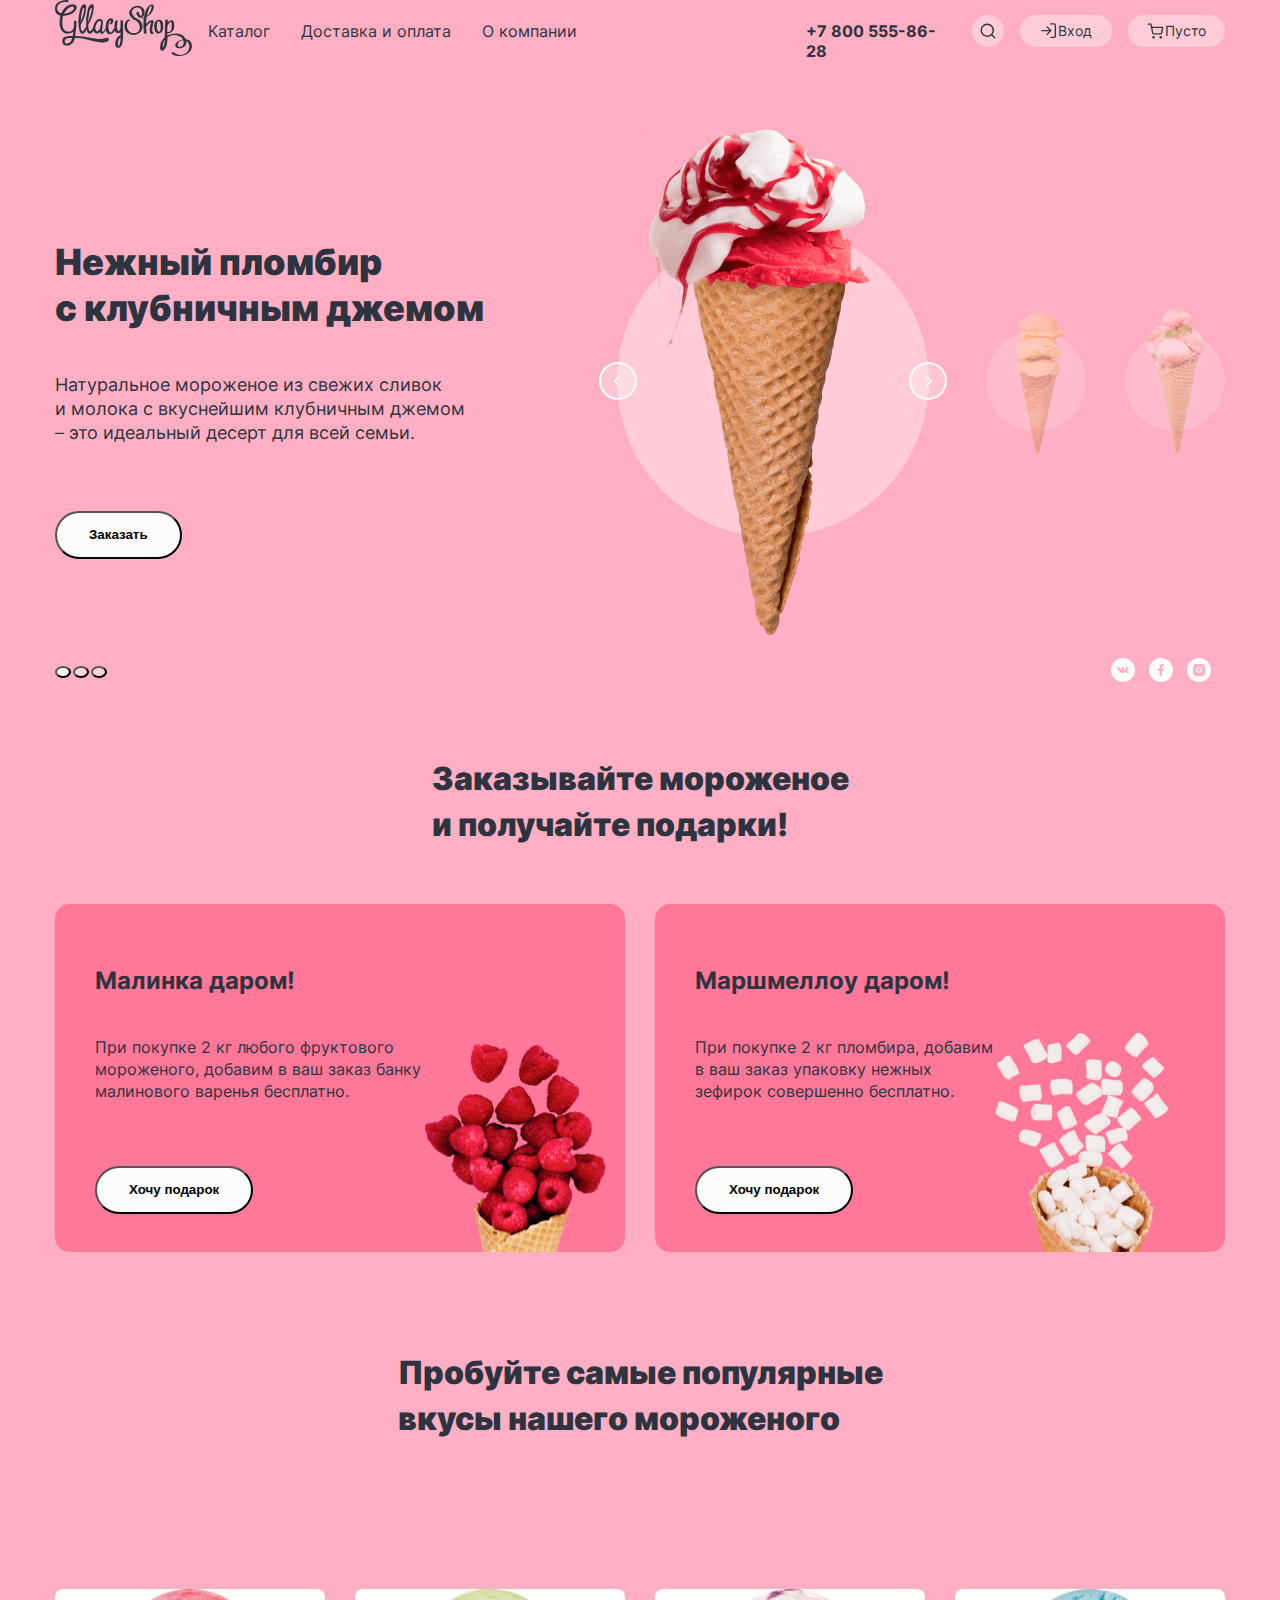
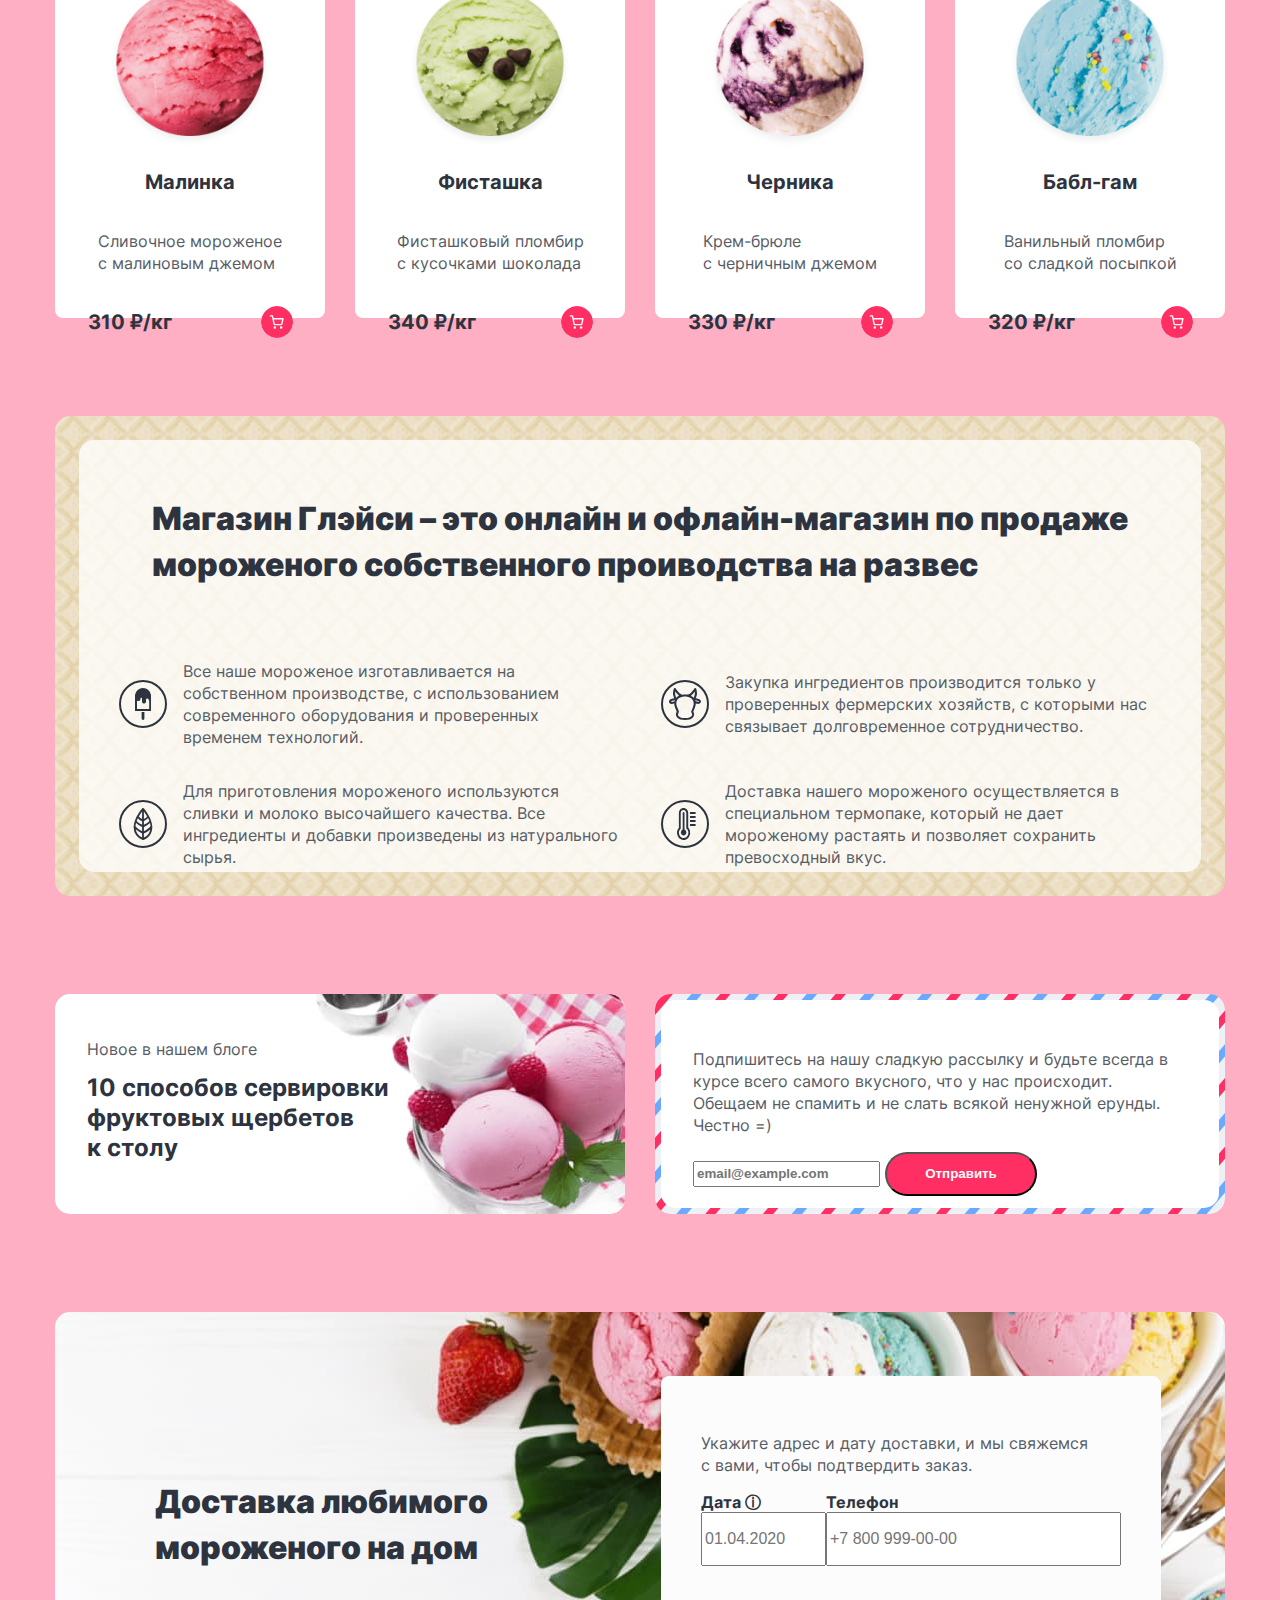
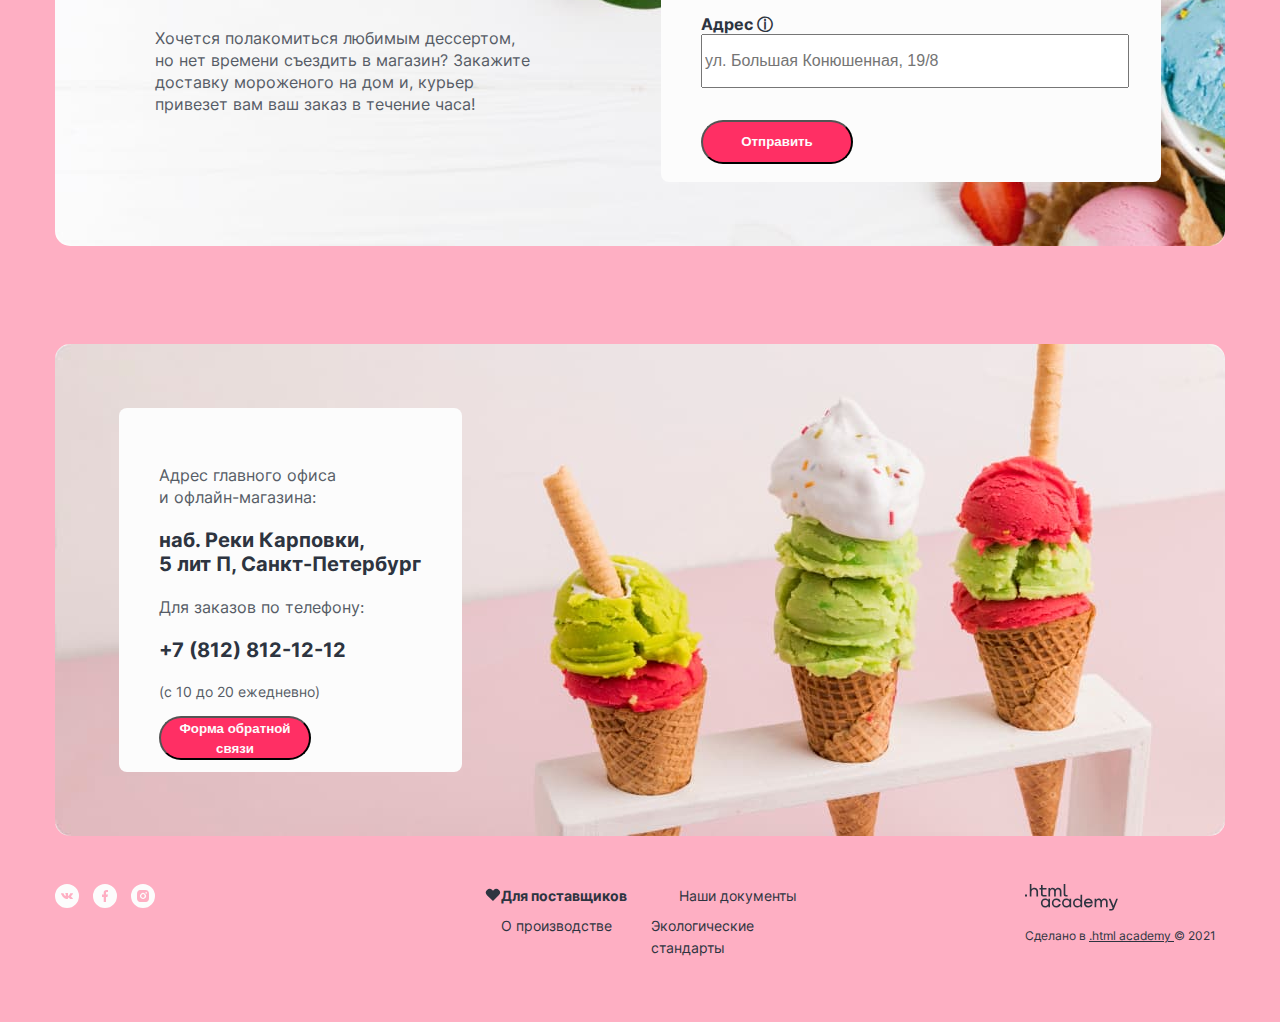
<file: index.html>
<!DOCTYPE html>
<html lang="ru">

<head>
  <meta charset="utf-8">
  <title>Магазин Глэйси</title>
  <link rel="stylesheet" href="css/style.css">
</head>

<body>
  <header class="page-header">
    <nav class="navigation">
      <h1 class="visually-hidden">
        Магазин Глэйси
      </h1>
      <a href="index.html" class="main-header-logo">
        <img src="img/icons/logo-header.svg" alt="Лого для магазина Глэйси" width="137" height="56">
      </a>

      <ul class="navigation-list navigation-common">
        <li class="navigation-item">
          <a href="catalog.html" class="navigation-link navigation-link-active">
            Каталог
          </a>
        </li>
        <li class="navigation-item">
          <a href="#" class="navigation-link">
            Доставка и оплата
          </a>
        </li>
        <li class="navigation-item">
          <a href="#" class="navigation-link">
            О компании
          </a>
        </li>
      </ul>
      <div class="navigation-user-container">
        <p class="user-phone">
          +7 800 555-86-28
        </p>
        <ul class="navigation-list navigation-user">
          <li class="navigation-item">

            <a href="#" class="navigation-link navigation-search">
              <img src="img/icons/search.svg" alt="Поиск" width="18" height="18">
            </a>

          </li>
          <li class="navigation-item">
            <a href="#" class="navigation-link  navigation-log-in">
              <img src="img/icons/log-in.svg" alt="Вход" width="18" height="18">
              <span class="login">
                Вход
              </span>
            </a>
          </li>
          <li class="navigation-item">
            <a href="#" class="navigation-link navigation-cart">
              <img src="img/icons/cart.svg" alt="Корзина" width="18" height="18">
              <span class="cart">
                Пусто
              </span>
            </a>
          </li>
        </ul>
      </div>
    </nav>
  </header>
  <main class="main-container main-index">
    <div class="page-container">
      <section class="gallery">
        <h2 class="visually-hidden">
          Глэйси галерея
        </h2>
        <ol class="gallery-product-list">
          <li class="gallery-product-item-active">
            <section class="gallery-product-info">
              <h3 class="gallery-product-title">
                Нежный пломбир
                <br>
                с клубничным джемом
              </h3>
              <p class="gallery-product-description">
                Натуральное мороженое из свежих сливок<br>
                и молока с вкуснейшим клубничным джемом<br>
                – это идеальный десерт для всей семьи.
              </p>
              <button type="button" class="product-button">
                Заказать
              </button>
            </section>
            <section class="gallery-product-picture">
              <button class="slider-button arrow-left-button">
                <span class="visually-hidden">Прокрутить влево</span>
              </button>
              <div class="ice-cream-background-big">
                <img src="img/ice-cream-big.png" alt="Большое изображение мороженного" width="306" height="507">
              </div>
              <button class="slider-button arrow-right-button">
                <span class="visually-hidden">Прокрутить вправо</span>
              </button>
            </section>
          </li>
          <li class="gallery-product-item">
            <div class="ice-cream-background-small">
              <img src="img/ice-cream-small-1.png" class="gallery-photo-small" alt="Маленькое изображение мороженного"
                width="66" height="150">
            </div>
          </li>
          <li class="gallery-product-item">
            <div class="ice-cream-background-small">
              <img src="img/ice-cream-small-2.png" class="gallery-photo-small" alt="Маленькое изображение мороженного"
                width="66" height="150">
            </div>
          </li>
        </ol>
        <div class="gallery-footer-container">
          <ol class="gallery-bullets-list">
            <li>
              <button class="bullet-item bullet-item-active" type="button">
                <span class="visually-hidden">1 фото</span>
              </button>
            </li>
            <li>
              <button class="bullet-item bullet-item-inactive" type="button">
                <span class="visually-hidden">2 фото</span>
              </button>
            </li>
            <li>
              <button class="bullet-item bullet-item-inactive" type="button">
                <span class="visually-hidden">3 фото</span>
              </button>
            </li>
          </ol>
          <ul class="social-list">
            <li class="social-item">
              <a href="https://vk.com/htmlacademy" class="social-link vk">
                <span class="visually-hidden">VK</span>
              </a>
            </li>
            <li class="social-item">
              <a href="https://www.facebook.com/htmlacademy" class="social-link facebook">
                <span class="visually-hidden">Facebook</span>
              </a>
            </li>
            <li class="social-item">
              <a href="https://www.instagram.com/htmlacademy/" class="social-link instagram">
                <span class="visually-hidden">Instagram</span>
              </a>
            </li>
          </ul>
        </div>
      </section>
      <section class="promo">
        <h2 class="section-title">
          Заказывайте мороженое
          <br>
          и получайте подарки!
        </h2>
        <ul class="promo-list">
          <li class="promo-item raspberries-item">
            <h3 class="promo-item-header">
              Малинка даром!
            </h3>
            <p class="promo-item-description">
              При покупке 2 кг любого фруктового<br>
              мороженого, добавим в ваш заказ банку<br>
              малинового варенья бесплатно.
            </p>
            <button class="product-button">
              Хочу подарок
            </button>
          </li>
          <li class="promo-item marshmallow-item">
            <h3 class="promo-item-header">
              Маршмеллоу даром!
            </h3>
            <p class="promo-item-description">
              При покупке 2 кг пломбира, добавим<br>
              в ваш заказ упаковку нежных<br>
              зефирок совершенно бесплатно.
            </p>
            <button class="product-button">
              Хочу подарок
            </button>
          </li>
        </ul>
      </section>
      <section class="bestsellers">
        <h2 class="section-title">
          Пробуйте самые популярные
          <br>
          вкусы нашего мороженого
        </h2>
        <ul class="product-list">
          <li class="product-item">
            <img src="img/catalog/raspberries.png" alt="Фото малинового мороженного"
              class="product-item-image image-round" width="168" height="168">
            <div class="product-item-info">
              <h3 class="product-item-title">
                Малинка
              </h3>
              <p class="product-item-description">
                Сливочное мороженое<br>
                с малиновым джемом
              </p>
              <div class="product-item-footer">
                <p class="product-item-price">
                  310 ₽/кг
                </p>
                <button class="add-to-cart-button">
                  <span class="visually-hidden">
                    Добавить в корзину
                  </span>
                </button>
              </div>

            </div>
          </li>
          <li class="product-item">
            <img src="img/catalog/pistachio.png" alt="Фото фисташкового мороженного"
              class="product-item-image image-round" width="168" height="168">
            <div class="product-item-info">
              <h3 class="product-item-title">
                Фисташка
              </h3>
              <p class="product-item-description">
                Фисташковый пломбир<br>
                с кусочками шоколада
              </p>
              <div class="product-item-footer">
                <p class="product-item-price">
                  340 ₽/кг
                </p>
                <button class="add-to-cart-button">
                  <span class="visually-hidden">
                    Добавить в корзину
                  </span>
                </button>
              </div>

            </div>
          </li>
          <li class="product-item">
            <img src="img/catalog/blackberry.png" alt="Фото черничного мороженного"
              class="product-item-image image-round" width="168" height="168">
            <div class="product-item-info">
              <h3 class="product-item-title">
                Черника
              </h3>
              <p class="product-item-description">
                Крем-брюле<br>
                с черничным джемом
              </p>
              <div class="product-item-footer">
                <p class="product-item-price">
                  330 ₽/кг
                </p>
                <button class="add-to-cart-button">
                  <span class="visually-hidden">
                    Добавить в корзину
                  </span>
                </button>
              </div>
            </div>
          </li>
          <li class="product-item">
            <img src="img/catalog/bubble-gum.png" alt="Фото ванильного мороженного"
              class="product-item-image image-round" width="168" height="168">
            <div class="product-item-info">
              <h3 class="product-item-title">
                Бабл-гам
              </h3>
              <p class="product-item-description">
                Ванильный пломбир<br>
                со сладкой посыпкой
              </p>
              <div class="product-item-footer">
                <p class="product-item-price">
                  320 ₽/кг
                </p>
                <button class="add-to-cart-button">
                  <span class="visually-hidden">
                    Добавить в корзину
                  </span>
                </button>
              </div>
            </div>
          </li>
        </ul>
      </section>
      <section class="advantages">
        <div class="advantages-inner">
          <h2 class="section-title">
            Магазин Глэйси – это онлайн и офлайн-магазин по продаже
            <br>
            мороженого собственного проиводства на развес
          </h2>
          <ul class="advantages-list">
            <li class="advantages-item">
              <div class="advantages-icon ice-cream">
                <span class="visually-hidden">ice-cream</span>
              </div>
              <p class="advantages-description">
                Все наше мороженое изготавливается на собственном производстве, с использованием современного
                оборудования
                и
                проверенных временем технологий.
              </p>
            </li>
            <li class="advantages-item">
              <div class="advantages-icon cow">
                <span class="visually-hidden">cow</span>
              </div>
              <p class="advantages-description">
                Закупка ингредиентов производится только у проверенных фермерских хозяйств, с которыми нас связывает
                долговременное сотрудничество.
              </p>
            </li>
            <li class="advantages-item">
              <div class="advantages-icon leaf">
                <span class="visually-hidden">leaf</span>
              </div>
              <p class="advantages-description">
                Для приготовления мороженого используются сливки и молоко высочайшего качества. Все ингредиенты и
                добавки
                произведены из натурального сырья.
              </p>
            </li>

            <li class="advantages-item">
              <div class="advantages-icon thermometer">
                <span class="visually-hidden">thermometer</span>
              </div>
              <p class="advantages-description">
                Доставка нашего мороженого осуществляется в специальном термопаке, который не дает мороженому растаять и
                позволяет сохранить превосходный вкус.
              </p>
            </li>
          </ul>
        </div>
      </section>
      <div class="blog-info-container">
        <article class="blog-info">
          <h2 class="info-header">
            Новое в нашем блоге
          </h2>
          <a href="#" class="info-link">
            10 способов сервировки<br>фруктовых щербетов<br>к столу
          </a>
        </article>
        <article class="mailing-info">
          <div class="mailing-info-inner">
            <h2 class="visually-hidden">
              Подписка на рассылку
            </h2>
            <p class="mailing">
              Подпишитесь на нашу сладкую рассылку и будьте всегда в курсе всего самого вкусного, что у нас происходит.
              Обещаем не спамить и не слать всякой ненужной ерунды. Честно =)
            </p>
            <form class="mailing-form" action="https://echo.htmlacademy.ru/" method="POST">
              <input class="mailing-email-input" name="email" type="email" placeholder="email@example.com" required>
              <button class="button" type="submit">
                Отправить
              </button>
            </form>
          </div>
        </article>
      </div>
      <section class="delivery">
        <div class="delivery-info">
          <h2 class="section-title">
            Доставка любимого<br>
            мороженого на дом
          </h2>
          <p class="delivery-description">
            Хочется полакомиться любимым дессертом,<br>
            но нет времени съездить в магазин? Закажите<br>
            доставку мороженого на дом и, курьер<br>
            привезет вам ваш заказ в течение часа!
          </p>
        </div>
        <div class="delivery-order-block">
          <p>
            Укажите адрес и дату доставки, и мы свяжемся<br>
            с вами, чтобы подтвердить заказ.
          </p>
          <form class="delivery-form" action="https://echo.htmlacademy.ru/" method="POST">
            <div class="delivery-form-horizontal">
              <label class="delivery-label date-label">
                Дата &#9432;
                <input class="delivery-input delivery-date" type="text" name="date" placeholder="01.04.2020">
              </label>
              <label class="delivery-label phone-label">
                Телефон
                <input class="delivery-input delivery-phone" type="tel" name="phone" placeholder="+7 800 999-00-00"
                  required>
              </label>
            </div>

            <label class="delivery-label address-label">
              Адрес &#9432;
              <input class="delivery-input delivery-address" type="text" name="address"
                placeholder="ул. Большая Конюшенная, 19/8">
            </label>
            <button class="button send-delivery-button" type="submit">
              Отправить
            </button>
          </form>
        </div>

      </section>
      <section class="contacts">
        <h2 class="visually-hidden">
          Контакты
        </h2>
        <div class="contacts-block">
          <address class="company-contacts">
            <p>
              Адрес главного офиса<br>
              и офлайн-магазина:
            </p>
            <p class="contacts-address">
              наб. Реки Карповки,<br>
              5 лит П, Санкт-Петербург
            </p>
            <p>
              Для заказов по телефону:
            </p>
            <p class="contacts-phone">
              +7 (812) 812-12-12
            </p>
            <p class="contact-available-time">
              (с 10 до 20 ежедневно)
            </p>
            <button class="button" type="button">
              Форма обратной связи
            </button>
          </address>
        </div>
      </section>
    </div>
  </main>
  <footer class="page-footer">
    <div class="footer-container">
      <section class="social social-footer">
        <h2 class="visually-hidden">
          Мы в социальных сетях
        </h2>
        <ul class="social-list">
          <li class="social-item">
            <a href="https://vk.com/htmlacademy" class="social-link vk">
              <span class="visually-hidden">VK</span>
            </a>
          </li>
          <li class="social-item">
            <a href="https://www.facebook.com/htmlacademy" class="social-link facebook">
              <span class="visually-hidden">Facebook</span>
            </a>
          </li>
          <li class="social-item">
            <a href="https://www.instagram.com/htmlacademy/" class="social-link instagram">
              <span class="visually-hidden">Instagram</span>
            </a>
          </li>
        </ul>
      </section>
      <section class="documentation">
        <h2 class="visually-hidden">
          Документация
        </h2>
        <ol class="documentation-list">
          <li class="documentation-item">
            <a href="#" class="documentation-link documentation-link-active">
              Для поставщиков
            </a>
          </li>
          <li class="documentation-item">
            <a href="#" class="documentation-link">
              Наши документы
            </a>
          </li>
          <li class="documentation-item">
            <a href="#" class="documentation-link">
              О производстве
            </a>
          </li>
          <li class="documentation-item">
            <a href="#" class="documentation-link">
              Экологические стандарты
            </a>
          </li>
        </ol>
      </section>
      <section class="copyright">
        <h2 class="visually-hidden">
          Права собственности
        </h2>
        <a href="https://htmlacademy.ru/">
          <img src="img/icons/logo-footer.svg" alt="logo htmlacademy" width="93" height="27">
        </a>
        <p>
          Сделано в
          <a href="https://htmlacademy.ru/" class="copyright-link">
            .html academy
          </a>
          &#169; 2021
        </p>
      </section>
    </div>
  </footer>
</body>

</html>
</file>
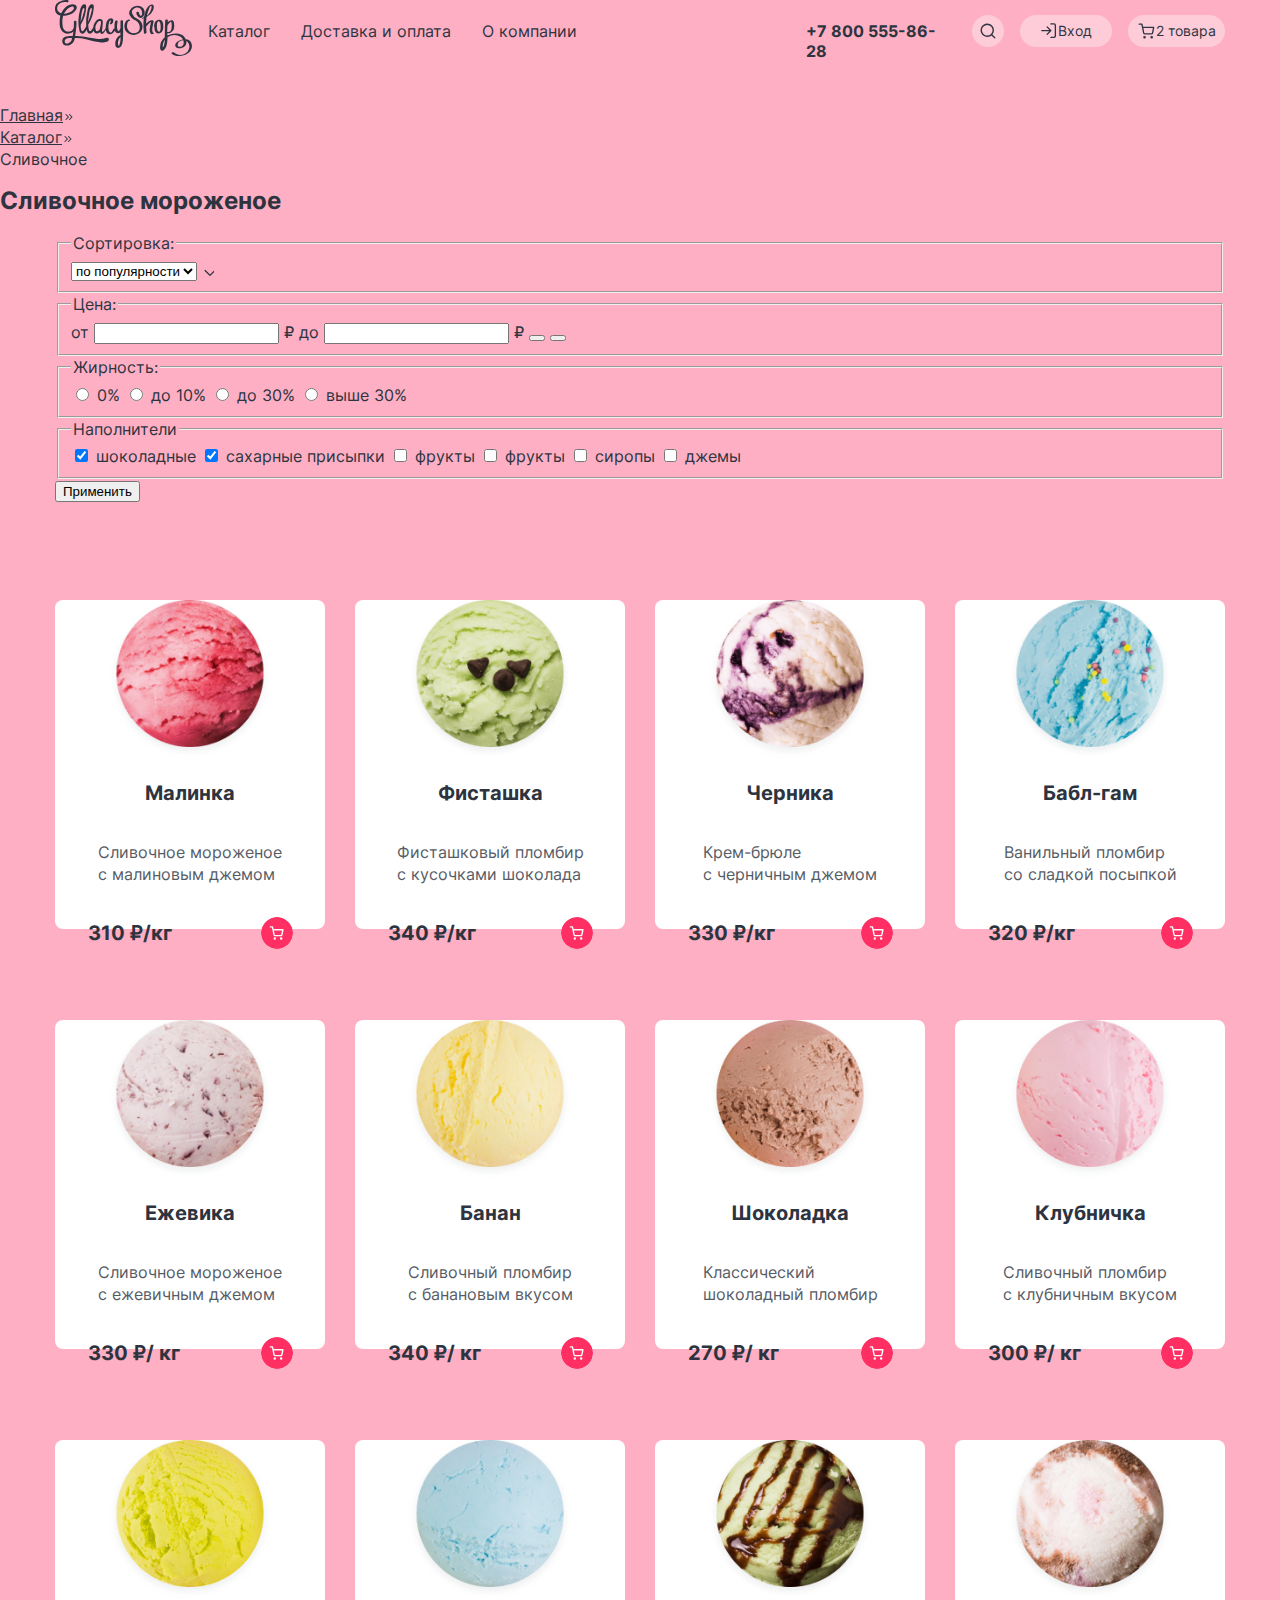
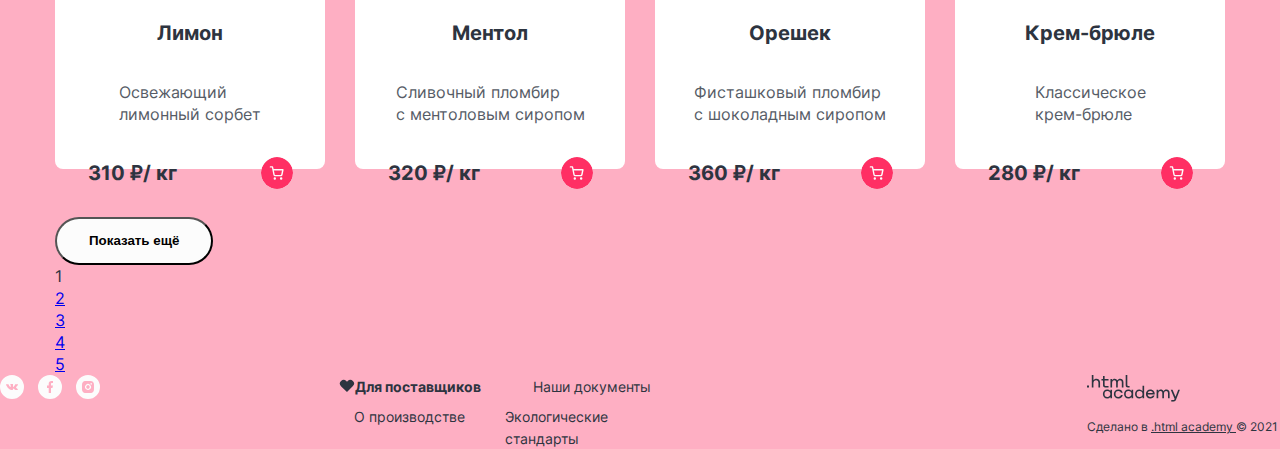
<file: catalog.html>
<!DOCTYPE html>
<html lang="ru">

<head>
  <meta charset="utf-8">
  <title>Каталог</title>
  <link rel="stylesheet" href="css/style.css">
</head>

<body>
  <header class="page-header">
    <div class="page-container">

    </div>
    <nav class="navigation">
      <h1 class="visually-hidden">
        Магазин Глэйси
      </h1>
      <a href="index.html" class="main-header-logo">
        <img src="img/icons/logo-header.svg" alt="Лого для магазина Глэйси" width="137" height="56">
      </a>

      <ul class="navigation-list navigation-common">
        <li class="navigation-item">
          <a href="catalog.html" class="navigation-link navigation-link-active">
            Каталог
          </a>
        </li>
        <li class="navigation-item">
          <a href="#" class="navigation-link">
            Доставка и оплата
          </a>
        </li>
        <li class="navigation-item">
          <a href="#" class="navigation-link">
            О компании
          </a>
        </li>
      </ul>
      <div class="navigation-user-container">
        <p class="user-phone">
          +7 800 555-86-28
        </p>
        <ul class="navigation-list navigation-user">
          <li class="navigation-item">

            <a href="#" class="navigation-link navigation-search">
              <img src="img/icons/search.svg" alt="Поиск" width="18" height="18">
            </a>

          </li>
          <li class="navigation-item">
            <a href="#" class="navigation-link  navigation-log-in">
              <img src="img/icons/log-in.svg" alt="Вход" width="18" height="18">
              <span class="login">
                Вход
              </span>
            </a>
          </li>
          <li class="navigation-item">
            <a href="#" class="navigation-link navigation-cart">
              <img src="img/icons/cart.svg" alt="Корзина" width="18" height="18">
              <span class="cart">
                2 товара
              </span>
            </a>
          </li>
        </ul>
      </div>
    </nav>
  </header>
  <main class="main-catalog">

    <header class="inner-header">
      <ol class="breadcrumbs-list">
        <li class="breadcrumbs-item">
          <a href="index.html" class="breadcrumbs-link">
            Главная<span class="has-next"></span>
          </a>
        </li>
        <li class="breadcrumbs-item">
          <a href="index.html" class="breadcrumbs-link">
            Каталог<span class="has-next"></span>
          </a>
        </li>
        <li class="breadcrumbs-item">
          <a class="breadcrumbs-link link-active">
            Сливочное
          </a>
        </li>
      </ol>
      <h2 class="catalog-item-title">
        Сливочное мороженое
      </h2>
    </header>
    <div class="page-container">
      <section class="filter">
        <h3 class="visually-hidden">
          Список товаров с фильтрами
        </h3>
        <form class="product-filter" action="https://echo.htmlacademy.ru/" method="POST">
          <fieldset class="catalog-filter-group">
            <legend class="catalog-filter-title">Сортировка:</legend>
            <select class="catalog-filter-select" name="sort-order-select">
              <option class="order-option">
                по популярности
              </option>
            </select>
            <span class="arrow-down"></span>
          </fieldset>
          <fieldset class="catalog-filter-group">
            <legend class="catalog-filter-title">Цена:</legend>

            <label class="catalog-filter-label">
              от <input class="catalog-filter-input" type="number" name="min-price"> ₽
            </label>

            <label class="catalog-filter-label">
              до <input class="catalog-filter-input" type="number" name="max-price"> ₽
            </label>

            <button class="range-toggle toggle-min">
              <span class="visually-hidden">Изменить минимальную цену.</span>
            </button>
            <button class="range-toggle toggle-max">
              <span class="visually-hidden">Изменить максимальную цену.</span>
            </button>
          </fieldset>
          <fieldset class="catalog-filter-group" name="fatContentValue">
            <legend class="catalog-filter-title">
              Жирность:
            </legend>
            <label class="catalog-filter-label">
              <input class="catalog-filter-radio" type="radio" name="fatContentValue" value="zero">
              0%
            </label>
            <label class="catalog-filter-label">
              <input class="catalog-filter-radio" type="radio" name="fatContentValue" value="lessThanTen">
              до 10%
            </label>
            <label class="catalog-filter-label">
              <input class="catalog-filter-radio" type="radio" name="fatContentValue" value="lessThanThirty">
              до 30%
            </label>
            <label class="catalog-filter-label">
              <input class="catalog-filter-radio" type="radio" name="fatContentValue" value="moreThanThirty">
              выше 30%
            </label>
          </fieldset>
          <fieldset class="catalog-filter-group">
            <legend class="catalog-filter-title">
              Наполнители
            </legend>
            <label class="catalog-filter-label">
              <input class="catalog-filter-input" type="checkbox" value="chocolate" name="toppingKind" checked>
              шоколадные
            </label>
            <label class="catalog-filter-label">
              <input type="checkbox" value="sugar" name="toppingKind" checked>
              сахарные присыпки
            </label>
            <label class="catalog-filter-label">
              <input type="checkbox" value="fruit" name="toppingKind">
              фрукты
            </label>
            <label class="catalog-filter-label">
              <input type="checkbox" value="fruit" name="toppingKind">
              фрукты
            </label>
            <label class="catalog-filter-label">
              <input type="checkbox" value="syrup" name="toppingKind">
              сиропы
            </label>
            <label class="catalog-filter-label">
              <input type="checkbox" value="jam" name="toppingKind">
              джемы
            </label>
          </fieldset>
          <button class="filter-apply-button" type="submit">
            Применить
          </button>
        </form>
      </section>
      <section class="product-catalog">
        <ul class="product-list">
          <li class="product-item">
            <img src="img/catalog/raspberries.png" alt="Фото малинового мороженного"
              class="product-item-image image-round" width="168" height="168">
            <div class="product-item-info">
              <h3 class="product-item-title">
                Малинка
              </h3>
              <p class="product-item-description">
                Сливочное мороженое<br>
                с малиновым джемом
              </p>
              <div class="product-item-footer">
                <p class="product-item-price">
                  310 ₽/кг
                </p>
                <button class="add-to-cart-button">
                  <span class="visually-hidden">
                    Добавить в корзину
                  </span>
                </button>
              </div>

            </div>
          </li>
          <li class="product-item">
            <img src="img/catalog/pistachio.png" alt="Фото фисташкового мороженного"
              class="product-item-image image-round" width="168" height="168">
            <div class="product-item-info">
              <h3 class="product-item-title">
                Фисташка
              </h3>
              <p class="product-item-description">
                Фисташковый пломбир<br>
                с кусочками шоколада
              </p>
              <div class="product-item-footer">
                <p class="product-item-price">
                  340 ₽/кг
                </p>
                <button class="add-to-cart-button">
                  <span class="visually-hidden">
                    Добавить в корзину
                  </span>
                </button>
              </div>

            </div>
          </li>
          <li class="product-item">
            <img src="img/catalog/blackberry.png" alt="Фото черничного мороженного"
              class="product-item-image image-round" width="168" height="168">
            <div class="product-item-info">
              <h3 class="product-item-title">
                Черника
              </h3>
              <p class="product-item-description">
                Крем-брюле<br>
                с черничным джемом
              </p>
              <div class="product-item-footer">
                <p class="product-item-price">
                  330 ₽/кг
                </p>
                <button class="add-to-cart-button">
                  <span class="visually-hidden">
                    Добавить в корзину
                  </span>
                </button>
              </div>
            </div>
          </li>
          <li class="product-item">
            <img src="img/catalog/bubble-gum.png" alt="Фото ванильного мороженного"
              class="product-item-image image-round" width="168" height="168">
            <div class="product-item-info">
              <h3 class="product-item-title">
                Бабл-гам
              </h3>
              <p class="product-item-description">
                Ванильный пломбир<br>
                со сладкой посыпкой
              </p>
              <div class="product-item-footer">
                <p class="product-item-price">
                  320 ₽/кг
                </p>
                <button class="add-to-cart-button">
                  <span class="visually-hidden">
                    Добавить в корзину
                  </span>
                </button>
              </div>
            </div>
          </li>
          <li class="product-item">
            <img src="img/catalog/blueberry.png" alt="Фото сливочного мороженного с ежевичным джемом"
              class="product-item-image image-round" width="168" height="168">
            <div class="product-item-info">
              <h3 class="product-item-title">
                Ежевика
              </h3>
              <p class="product-item-description">
                Сливочное мороженое<br>
                с ежевичным джемом
              </p>
              <div class="product-item-footer">
                <p class="product-item-price">
                  330 ₽/
                  <span class="price-measurement">
                    кг
                  </span>
                </p>
                <button class="add-to-cart-button">
                  <span class="visually-hidden">
                    Добавить в корзину
                  </span>
                </button>
              </div>
            </div>
          </li>
          <li class="product-item">
            <img src="img/catalog/banana.png" alt="Фото сливочного пломбира с банановым вкусом"
              class="product-item-image image-round" width="168" height="168">
            <div class="product-item-info">
              <h3 class="product-item-title">
                Банан
              </h3>
              <p class="product-item-description">
                Сливочный пломбир<br>
                с банановым вкусом
              </p>
              <div class="product-item-footer">
                <p class="product-item-price">
                  340 ₽/
                  <span class="price-measurement">
                    кг
                  </span>
                </p>
                <button class="add-to-cart-button">
                  <span class="visually-hidden">
                    Добавить в корзину
                  </span>
                </button>
              </div>
            </div>
          </li>
          <li class="product-item">
            <img src="img/catalog/chokolate.png" alt="Фото классического шоколадного пломбира"
              class="product-item-image image-round" width="168" height="168">
            <div class="product-item-info">
              <h3 class="product-item-title">
                Шоколадка
              </h3>
              <p class="product-item-description">
                Классический<br>
                шоколадный пломбир
              </p>
              <div class="product-item-footer">
                <p class="product-item-price">
                  270 ₽/
                  <span class="price-measurement">
                    кг
                  </span>
                </p>
                <button class="add-to-cart-button">
                  <span class="visually-hidden">
                    Добавить в корзину
                  </span>
                </button>
              </div>
            </div>
          </li>
          <li class="product-item">
            <img src="img/catalog/strawberry.png" alt="Фото сливочный пломбир с клубничным вкусом"
              class="product-item-image image-round" width="168" height="168">
            <div class="product-item-info">
              <h3 class="product-item-title">
                Клубничка
              </h3>
              <p class="product-item-description">
                Сливочный пломбир<br>
                с клубничным вкусом
              </p>
              <div class="product-item-footer">
                <p class="product-item-price">
                  300 ₽/
                  <span class="price-measurement">
                    кг
                  </span>
                </p>
                <button class="add-to-cart-button">
                  <span class="visually-hidden">
                    Добавить в корзину
                  </span>
                </button>
              </div>
            </div>
          </li>
          <li class="product-item">
            <img src="img/catalog/limon.png" alt="Фото освежающего лимонного сорбета"
              class="product-item-image image-round" width="168" height="168">
            <div class="product-item-info">
              <h3 class="product-item-title">
                Лимон
              </h3>
              <p class="product-item-description">
                Освежающий<br>
                лимонный сорбет
              </p>
              <div class="product-item-footer">
                <p class="product-item-price">
                  310 ₽/
                  <span class="price-measurement">
                    кг
                  </span>
                </p>
                <button class="add-to-cart-button">
                  <span class="visually-hidden">
                    Добавить в корзину
                  </span>
                </button>
              </div>
            </div>
          </li>
          <li class="product-item">
            <img src="img/catalog/menthol.png" alt="Фото сливочного пломбира с ментоловым сиропом"
              class="product-item-image image-round" width="168" height="168">
            <div class="product-item-info">
              <h3 class="product-item-title">
                Ментол
              </h3>
              <p class="product-item-description">
                Сливочный пломбир<br>
                с ментоловым сиропом
              </p>
              <div class="product-item-footer">
                <p class="product-item-price">
                  320 ₽/
                  <span class="price-measurement">
                    кг
                  </span>
                </p>
                <button class="add-to-cart-button">
                  <span class="visually-hidden">
                    Добавить в корзину
                  </span>
                </button>
              </div>
            </div>
          </li>
          <li class="product-item">
            <img src="img/catalog/nut.png" alt="Фото фисташкового пломбира с шоколадным сиропом"
              class="product-item-image image-round" width="168" height="168">
            <div class="product-item-info">
              <h3 class="product-item-title">
                Орешек
              </h3>
              <p class="product-item-description">
                Фисташковый пломбир<br>
                с шоколадным сиропом
              </p>
              <div class="product-item-footer">
                <p class="product-item-price">
                  360 ₽/
                  <span class="price-measurement">
                    кг
                  </span>
                </p>
                <button class="add-to-cart-button">
                  <span class="visually-hidden">
                    Добавить в корзину
                  </span>
                </button>
              </div>
            </div>
          </li>
          <li class="product-item">
            <img src="img/catalog/brulle.png" alt="Фото классического крем-брюле" class="product-item-image image-round"
              width="168" height="168">
            <div class="product-item-info">
              <h3 class="product-item-title">
                Крем-брюле
              </h3>
              <p class="product-item-description">
                Классическое<br>
                крем-брюле
              </p>
              <div class="product-item-footer">
                <p class="product-item-price">
                  280 ₽/
                  <span class="price-measurement">
                    кг
                  </span>
                </p>
                <button class="add-to-cart-button">
                  <span class="visually-hidden">
                    Добавить в корзину
                  </span>
                </button>
              </div>
            </div>
          </li>
        </ul>
        <button class="product-button">
          Показать ещё
        </button>
        <ul class="pagination">
          <li class="pagination-item">
            <a class="pagination-link pagination-current">
              1
            </a>
          </li>
          <li class="pagination-item">
            <a class="pagination-link" href="#">
              2
            </a>
          </li>
          <li class="pagination-item">
            <a class="pagination-link" href="#">
              3
            </a>
          </li>
          <li class="pagination-item">
            <a class="pagination-link" href="#">
              4
            </a>
          </li>
          <li class="pagination-item">
            <a class="pagination-link" href="#">
              5
            </a>
          </li>
          <li class="pagination-item">
            <a class="pagination-link pagination-next" href="#">
              <span class="visually-hidden">
                Следующая страница
              </span>
            </a>
          </li>
        </ul>
      </section>
    </div>
  </main>
  <footer class="page-footer">
    <section class="social">
      <h2 class="visually-hidden">
        Мы в социальных сетях
      </h2>
      <ul class="social-list">
        <li class="social-item">
          <a href="https://vk.com/htmlacademy" class="social-link vk">
            <span class="visually-hidden">VK</span>
          </a>
        </li>
        <li class="social-item">
          <a href="https://www.facebook.com/htmlacademy" class="social-link facebook">
            <span class="visually-hidden">Facebook</span>
          </a>
        </li>
        <li class="social-item">
          <a href="https://www.instagram.com/htmlacademy/" class="social-link instagram">
            <span class="visually-hidden">Instagram</span>
          </a>
        </li>
      </ul>
    </section>
    <section class="documentation">
      <h2 class="visually-hidden">
        Документация
      </h2>
      <ol class="documentation-list">
        <li class="documentation-item">
          <a href="#" class="documentation-link documentation-link-active">
            Для поставщиков
          </a>
        </li>
        <li class="documentation-item">
          <a href="#" class="documentation-link">
            Наши документы
          </a>
        </li>
        <li class="documentation-item">
          <a href="#" class="documentation-link">
            О производстве
          </a>
        </li>
        <li class="documentation-item">
          <a href="#" class="documentation-link">
            Экологические стандарты
          </a>
        </li>
      </ol>
    </section>
    <section class="copyright">
      <h2 class="visually-hidden">
        Права собственности
      </h2>
      <a href="https://htmlacademy.ru/" class="copyright-link">
        <img src="img/icons/logo-footer.svg" alt="logo htmlacademy" width="93" height="27">
      </a>
      <p>
        Сделано в
        <a href="https://htmlacademy.ru/" class="copyright-link">
          .html academy
        </a>
        &#169; 2021
      </p>
    </section>
  </footer>
</body>

</html>
</file>
<file: css/style.css>
@font-face {
    font-family: "Inter";
    font-style: normal;
    font-weight: 400;
    src: url("../fonts/inter-400.woff2") format("woff2");
    font-display: swap;

}
@font-face {
    font-family: "Inter";
    font-style: normal;
    font-weight: 700;
    src: url("../fonts/inter-700.woff2") format("woff2");
    font-display: swap;

}
@font-face {
    font-family: "Inter";
    font-style: normal;
    font-weight: 900;
    src: url("../fonts/inter-900.woff2") format("woff2");
    font-display: swap;

}
html{
    height: 100%;

}
body{
   margin:0px;
   display:flex;
   flex-direction:column;
   min-height: 100%;
   background-color:#FEAFC3;
   font-family: "Inter",sans-serif;
   font-weight: 400;
   font-size: 16px;
   line-height: 22px;
   color: #2D3440;
   box-sizing: border-box;
}
.page-header{
    height: 104px;
}
 .navigation{
    display: flex;
    width: 1170px;
    margin: 0 auto;
    justify-content: space-between;
    align-items: center;
 }
.main-container {
    display:flex;
    flex-grow: 1;
 }
 .page-container{
    width: 1170px;
    margin: 0 auto; 
    display:grid;
    grid-template-columns: 1fr;
    row-gap: 98px;
 }
 .gallery{
     display:flex;
     flex-direction: column;
 }
 .gallery-product-info{
    display:flex;
    flex-direction: column;
    justify-content: center;
    align-items: flex-start;
    width: 470px;
    height: 280px;
 }
 .gallery-product-list{
     display: flex;
     align-items: center;
     justify-content: space-between;
 }
.user-phone{
    font-weight: 700;
    line-height: 20px;
    width: 148px;
}
ul,ol{
    list-style-type: none;
    margin:0px;
    padding:0px;
}
.navigation-list{
    line-height: 20px;
}
.navigation-common{
    display:flex;
    align-items: center;
    justify-content: space-around;
    width:400px;
}
.navigation-user-container{
    display:flex;
    justify-content: space-between;
    align-items: center;
    width:419px;
    margin-left:auto;
}
.navigation-user{
    display:flex;
    align-items: center;
    font-size: 14px; 
    justify-content: space-between;  
    width:253px;
}
.user-phone{
    width: 148px;
    height: 20px;
    margin-right: 18px;
}
.navigation-link{
    text-decoration: none;
    color: inherit;
    margin: auto;
}
.navigation-search{
    display: flex;
    justify-content: center;
    align-items: center;
    width: 32px;
    height: 32px;
    margin: auto;
    background-color:#fcfcfc60;
    border-radius: 50%;
}
.navigation-log-in{
    display: flex;
    justify-content: center;
    align-items: center;
    width: 92px;
    height: 32px;
    margin: auto;
    background-color:#fcfcfc60;
    border-radius: 26px;
}
.navigation-cart{
    display: flex;
    justify-content: center;
    align-items: center;
    width: 97px;
    height: 32px;
    margin: auto;
    background-color:#fcfcfc60;
    border-radius: 26px;
}
.gallery{
    display: flex;
    width: 1170px;
    height: 554px;
}
.gallery-product-list{
    display: flex;
    justify-content: space-between;
    align-items: center;
}
.gallery-product-item-active{
    display: flex;
    align-items: center;
    justify-content: space-between;
    width: 892px;
}
.gallery-product-picture{
    display: flex;
    align-items: center;
    justify-content: center;
    height: 554px;
    width: 348px;
}
.ice-cream-background-big{
    width: 312px;
    height: 312px;
    border-radius: 50%;
    background-color: #FFCBD8;
    display: flex;
    justify-content: center;
    align-items: center;
   
}
.ice-cream-background-small{
    width: 100px;
    height: 100px;
    border-radius: 50%;
    background-color: #ffcbd87a;
    display: flex;
    justify-content: center;
    align-items: center;
   
}
.gallery-footer-container{
    display:flex;
    justify-content: space-between;
    margin:0px;
    padding: 0px;;
}

.gallery-bullets-list{
    display:flex;
    justify-content: space-between;
    align-items: flex-start;
    width: 52px;
    height: 12px;
    margin:0px;
    margin-right:auto;
}
.bullet-item{
    width: 12px;
    height: 12px;
    border-radius: 50%;
}
.bullet-item-active{
    background-color: #FCFCFC;
}
.bullet-item-inactive{
    background-color: #fcfcfc7a;
}
.social-list{
    display:flex;
    justify-content: space-between;
    align-items: baseline;
    margin:0px;
    margin-left: auto;
}
.gallery-product-title{
    font-weight: 900;
    font-size: 36px;
    line-height: 46px;
    margin-bottom: 24px;
}

.gallery-product-description{
    font-size: 18px;
    line-height: 24px;
}
.product-button{
    font-weight: 700;
    line-height: 20px;
    background-color: #FCFCFC;
    border-radius: 26px;
    padding:12px 32px;
    margin-top: 48px;
}
.section-title{
    font-weight: 900;
    font-size: 32px;
    line-height: 46px;
}
.promo-item-header{
    font-weight: 700;
    font-size: 24px;
    line-height: 30px;
}
.promo-item-description{
    line-height: 22px;
}
.product-item-title{
    font-weight: 700;
    font-size: 20px;
    line-height: 24px;
}
.product-item-description{
    color:#565C66;
}
.product-item{
    background-color: white;
    border-radius: 8px;
    display: flex;
    flex-direction: column;
    justify-content: space-around;
    align-items: center;
    width: 190px;
    height: 305px;
    padding-right: 40px;
    padding-left: 40px;
    padding-bottom: 24px;
}

.product-item-info{
    display: flex;
    flex-direction: column;
    align-items: center;
}
.product-item-footer{
    display: flex;
    align-items: center;
    margin-bottom: 24px;
}
.product-item-price{
    font-weight: 700;
    font-size: 20px;
    line-height: 24px;
    margin-bottom: 28px;
    width: 100px;
}
.add-to-cart-button{
    width: 32px;
    height: 32px;
    background-image: url(../img/icons/cart_red.svg);
    background-position: 50% 50%;
    background-size: 32px 32px;
    border: none;
    border-radius: 50%;
    margin:auto;
    margin-left: 73px;
    margin-bottom: 24px;
}
.advantages-description{
    color: #565C66;
}
.info-header{
    color: #565C66;
    line-height: 20px;
    font-style: normal;
    font-weight: 400;
    font-size: 16px;
}
.info-link{
    text-decoration: none;
    color: inherit;
    font-weight: 700;
    font-size: 24px;
    line-height: 30px;
}
.visually-hidden{
    display: none;
}
.slider-button{
    width: 38px;
    height: 38px;
    border: none;
    border-radius: 50%;
    background-position: 50% 50%;
    background-size: 38px 38px;
}
.arrow-left-button{
    background: url(../img/icons/arrow-left.svg) no-repeat;
    margin-right: -20px;
    z-index:1;
}
.arrow-right-button{
    background: url(../img/icons/arrow-right.svg) no-repeat;
    margin-left: -20px;
    z-index:1;
}
.social{
    display: flex;
    justify-content: space-between;
}
.social-footer{
    margin:0px;
    margin-right:300px;
}
.social-link{
    display: block;
    width: 38px;
    height: 38px;
}

.vk{
    background: url(../img/icons/vk.svg) no-repeat;
}
.facebook{
    background: url(../img/icons/facebook.svg) no-repeat;
}
.instagram{
    background: url(../img/icons/instagram.svg) no-repeat;
}
.promo{
    display: grid;
    grid-template-columns: 1fr;
    column-gap: 56px;
}
.bestsellers{
    display: grid;
    grid-template-columns: 1fr;
    column-gap: 30px;
    row-gap: 91px;
}
.section-title{
    margin-right: auto;
    margin-left: auto;
    margin-bottom: 56px;
    margin-top: 0px;;
}
.promo-list{
    display: flex;
    justify-content: space-between;
}
.promo-item{
    display: flex;
    flex-direction: column;
    justify-content: center;
    align-items: flex-start;
    width: 530px;
    height: 268px;
    border-radius: 15px;
    padding-bottom: 40px;
    padding-left: 40px;
    padding-top: 40px;
}
.raspberries-item{
    background: url(../img/rasberries.png) no-repeat;
    background-position: 95% 130%;
    background-color:#FF7799;

}
.marshmallow-item{
    background: url(../img/marshmallow.png) no-repeat;
    background-size: 232px 249px;
    background-position: 95% 130%;
    background-color:#FF7799;
}

.product-list{
    display: grid;
    grid-template-columns: 1fr 1fr 1fr 1fr;
    column-gap: 30px;
    row-gap: 91px;
}

.advantages{
    border-radius: 15px;
    width: 1170px;
    height: 480px;
    display: flex;
    background-image: url(../img/backgrounds/waffle.jpg);
}
.advantages-inner{
    margin:24px;
    background-color: rgba(255, 255, 255, 0.759);
    border-radius: 15px;
    
    display: flex;
    flex-direction: column;
    padding-top: 56px;
    padding-left: 40px;
    padding-right: 40px;
    padding-bottom: 56px;

}
.advantages-list{
   justify-content: space-between;
    display: flex;
    flex-wrap: wrap;
}
.advantages-item{
    display: flex;
    align-items: center;
    justify-content: space-between;
    max-width: 500px;
}
.advantages-description{
    display: block;
}
.advantages-icon{
    padding:24px;
    margin-right: 16px;
}
.ice-cream{
    background: url(../img/icons/ice-cream.svg) no-repeat;
}
.leaf{
    background: url(../img/icons/leaf.svg) no-repeat;
}
.cow{
    background: url(../img/icons/cow.svg) no-repeat; 
}
.thermometer{
    background: url(../img/icons/thermometer.svg) no-repeat; 
}
.blog-info-container{
    display: flex;
    justify-content: space-between;
}
.blog-info{
    background: white url(../img/backgrounds/blog-info-background.jpg) no-repeat; 
    background-position:  100% 0%;
    background-size: 570px 220px;
    border-radius: 15px;
    width: 538px;
    height: 188px;
    display: flex;
    flex-direction: column;
    padding-top: 32px;
    padding-left: 32px;
}
.mailing-info{
    background-image: url(../img/backgrounds/mailing-background.png) ;
    background-repeat: no-repeat;
    border-radius: 15px;
    width: 570px;
    height: 220px;
    display:flex;
}
.mailing-info-inner{
    background-color:white;
    background-position: 16px 16px;
    border-radius: 15px;
    width: 558px;
    margin:6px;
    padding:32px;
}
.mailing{
   color: #565C66; 
}
.mailing-email-input{
    line-height: 20px;
    font-weight: 700;
    line-height: 20px;
    color: #B9B9B9;
}
.button{
    width: 152px;
    height: 44px;
    border-radius: 26px;
    background-color: #FF2F64;
    font-weight: 700;
    line-height: 20px;
    color: #FCFCFC;
}
.delivery{
    background: url(../img/backgrounds/delivery-background.jpg) no-repeat; 
    border-radius: 15px;
    width: 1170px;
    height: 534px; 
    display: flex;
    justify-content: space-between;
}
.contacts{
    display: flex;
    justify-content: space-between;
}
.delivery-order-block{
    width: 420px;
    height: 324px;
    display: flex;
    flex-direction: column;
    background-color: #FCFCFC;
    border-radius: 8px;
    margin-top: 64px;
    margin-bottom: 64px;
    margin-right:64px;
    padding-left: 40px;
    padding-right: 40px;
    padding-top: 40px;
    padding-bottom: 42px;
}
.delivery-info{
    padding-top: 167px;
    padding-left: 100px;
}
.delivery-form{
    display: flex;
    flex-direction: column;
    justify-content: space-between;
    
}
.delivery-input{
    line-height: 20px;
    font-size: 16px;
    font-weight: 400;
}
.delivery-date{
    width: 117px;
    height: 48px;
}
.delivery-phone{
    width: 287px;
    height: 48px;
}
.delivery-address{
    width: 420px;
    height: 48px;
}
.address-label{
    margin-top: 48px;
}
.send-delivery-button{
    margin-top:32px;
}
.delivery-form-horizontal{
    display: flex;
    justify-content: space-between;
}
.delivery-description,
.delivery-order-block>p{
    color: #565C66;
}
.delivery-label{
    font-weight: 700;
    line-height: 20px;
}
.company-contacts:first-child{
    color: #565C66;
    font-style: normal;
}
.contacts{
    background: white url(../img/backgrounds/contacts-background.jpg) no-repeat; 
    background-position:  100% 0%;
    background-size: 1170px 492px;
    border-radius: 15px;
    width: 1170px;
    height: 492px; 
}
.contacts-block{
    width: 263px;
    height: 284px;
    border-radius: 8px;
    background-color: #FCFCFC;
    margin-top: 64px;
    margin-bottom: 64px;
    margin-left:64px;
    padding: 40px;
}
.contacts-address,
.contacts-phone{
    font-weight: 700;
    font-size: 20px;
    line-height: 24px;
    color: #2D3440;
}
.contact-available-time{
    font-size: 14px;
    line-height: 20px;
}
.documentation-link{
    text-decoration: none;
    font-weight: 400;
    font-size: 14px;
    line-height: 20px;
    color: inherit;
}
.documentation-link-active{
    font-weight: 700;
    background-position: 0px 50%;
    padding-left: 16px;
    background: url(../img/icons/heart.svg) no-repeat; 

}
.has-next{
    display: inline-block;
    padding: 5px;
    background: url(../img/icons/chevrons-right.svg) no-repeat; 
}
.breadcrumbs-link{
    color: inherit;
    display: inline-block;
    height: 12px;
}
.arrow-down{
    display: inline-block;
    padding: 6px;
    background: url(../img/icons/arrow-down.svg) no-repeat; 
}
.copyright>p{
    font-size: 12px;
    line-height: 16px;
}
.copyright-link{
    color: inherit;
}
.page-footer{
    display: flex;
    justify-content: space-between;
}
.footer-container{
    display: flex;
    width: 1170px;
    margin-bottom: 81px;
    margin-right:auto;
    margin-top:48px;
    margin-left:auto; 
}

.documentation-list{
    display:grid;
    gap: 8px;
    grid-template-columns: 1fr 1fr;
    width: 356px;
    height: 48px;
    justify-items: center;
}
.documentation-link{
    word-wrap: none;
    margin-left: 0px;
    margin-right: 0px;
    text-align: center;
}
.copyright{
    display:flex;
    margin: 0px;
    margin-left: 200px;
    flex-direction: column;
    justify-content: space-between;
    width: 193px;
    height: 57px;
}
</file>
